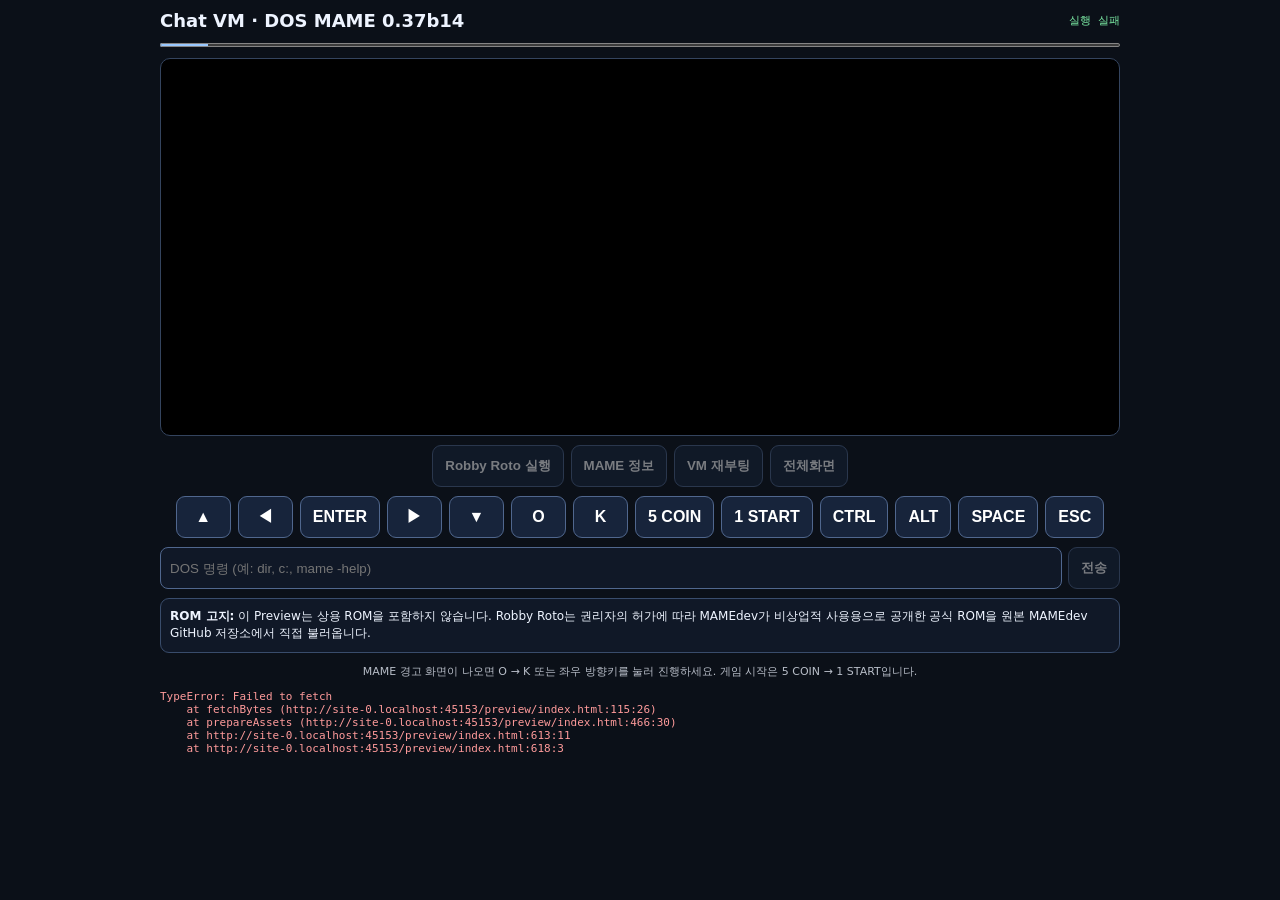
<file: preview/index.html>
<!doctype html>
<html lang="ko">
<head>
<meta charset="utf-8">
<meta name="viewport" content="width=device-width,initial-scale=1,maximum-scale=1,user-scalable=no">
<title>Chat VM · DOS MAME</title>
<style>
:root{color-scheme:dark;font-family:system-ui,-apple-system,BlinkMacSystemFont,"Segoe UI",sans-serif}
*{box-sizing:border-box}
body{margin:0;padding:10px;background:#0b1018;color:#eef4ff}
main{max-width:960px;margin:auto}
header{display:flex;justify-content:space-between;align-items:center;gap:10px;margin-bottom:8px}
h1{margin:0;font-size:18px}
#status{font:11px ui-monospace,SFMono-Regular,Consolas,monospace;color:#7ef0a8;text-align:right}
progress{width:100%;height:8px;margin-bottom:8px}
.vm{padding:8px;background:#000;border:1px solid #34445e;border-radius:10px;overflow:auto}
#screen_container{min-height:360px;display:grid;place-items:center;outline:none}
#screen_container>div{white-space:pre;font:14px/14px ui-monospace,SFMono-Regular,Consolas,monospace;color:#ddd}
#screen_container canvas{display:none;max-width:100%;height:auto;image-rendering:pixelated}
.row,.pad{display:flex;justify-content:center;flex-wrap:wrap;gap:7px;margin-top:9px}
button{min-height:42px;padding:7px 12px;border:1px solid #50678e;border-radius:9px;background:#17243b;color:#fff;font-weight:750;touch-action:manipulation}
button:active{background:#36547f}
button:disabled{opacity:.45}
.pad button{min-width:55px;font-size:16px}
.cmd{display:flex;gap:6px;margin-top:9px}
.cmd input{flex:1;min-width:0;padding:9px;background:#101827;color:#fff;border:1px solid #50678e;border-radius:8px}
.notice{margin-top:9px;padding:9px;border:1px solid #394c6b;border-radius:9px;background:#101827;font-size:12px;line-height:1.45}
.small{font-size:11px;opacity:.76;text-align:center}
#error{white-space:pre-wrap;color:#ff9b9b;font:11px ui-monospace,SFMono-Regular,Consolas,monospace;max-height:180px;overflow:auto}
</style>
</head>
<body>
<main>
<header>
  <h1>Chat VM · DOS MAME 0.37b14</h1>
  <span id="status">초기화 중…</span>
</header>

<progress id="progress" max="100" value="0"></progress>

<section class="vm">
  <div id="screen_container" tabindex="0">
    <div></div>
    <canvas></canvas>
  </div>
</section>

<div class="row">
  <button id="run" disabled>Robby Roto 실행</button>
  <button id="info" disabled>MAME 정보</button>
  <button id="reboot" disabled>VM 재부팅</button>
  <button id="full" disabled>전체화면</button>
</div>

<div class="pad">
  <button data-key="up">▲</button>
  <button data-key="left">◀</button>
  <button data-key="enter">ENTER</button>
  <button data-key="right">▶</button>
  <button data-key="down">▼</button>

  <button data-key="o">O</button>
  <button data-key="k">K</button>
  <button data-key="5">5 COIN</button>
  <button data-key="1">1 START</button>
  <button data-key="ctrl">CTRL</button>
  <button data-key="alt">ALT</button>
  <button data-key="space">SPACE</button>
  <button data-key="esc">ESC</button>
</div>

<div class="cmd">
  <input id="command" placeholder="DOS 명령 (예: dir, c:, mame -help)" disabled>
  <button id="send" disabled>전송</button>
</div>

<div class="notice">
  <strong>ROM 고지:</strong> 이 Preview는 상용 ROM을 포함하지 않습니다. Robby Roto는 권리자의 허가에 따라 MAMEdev가 비상업적 사용용으로 공개한 공식 ROM을 원본 MAMEdev GitHub 저장소에서 직접 불러옵니다.
</div>

<p class="small">MAME 경고 화면이 나오면 O → K 또는 좌우 방향키를 눌러 진행하세요. 게임 시작은 5 COIN → 1 START입니다.</p>
<pre id="error"></pre>
</main>

<script>
"use strict";

const ASSETS = {
  v86: "https://raw.githubusercontent.com/ssyberlover-ai/chat-vm-mame-runtime/main/runtime/v86_all.js",
  mame: "https://raw.githubusercontent.com/ssyberlover-ai/chat-vm-mame-runtime/main/mame/m37b14b.zip",
  bios: "https://raw.githubusercontent.com/copy/v86/2f1346b0e7d88d4cbbbcc05fe15b4e369c3de23f/bios/seabios.bin",
  vga: "https://raw.githubusercontent.com/copy/v86/2f1346b0e7d88d4cbbbcc05fe15b4e369c3de23f/bios/vgabios.bin",
  freedos: "https://raw.githubusercontent.com/copy/images/master/freedos722.img",
  robbyApi: "https://api.github.com/repos/mamedev/www.mamedev.org/contents/roms/robby/robby.zip"
};

const $ = selector => document.querySelector(selector);
const statusNode = $("#status");
const progressNode = $("#progress");
const errorNode = $("#error");

function setStatus(text) {
  statusNode.textContent = text;
}

function showError(error) {
  console.error(error);
  setStatus("실행 실패");
  errorNode.textContent = error?.stack || String(error);
}

async function fetchBytes(url, label) {
  setStatus(`${label} 다운로드…`);

  const response = await fetch(url, {
    cache: "no-store",
    redirect: "follow"
  });

  if (!response.ok) {
    throw new Error(`${label}: HTTP ${response.status}\n${url}`);
  }

  const bytes = new Uint8Array(await response.arrayBuffer());

  if (!bytes.length) {
    throw new Error(`${label}: 빈 응답`);
  }

  return bytes;
}

async function fetchGitHubContent(url, label) {
  setStatus(`${label} 다운로드…`);

  const response = await fetch(url, {
    headers: { Accept: "application/vnd.github+json" },
    cache: "no-store"
  });

  if (!response.ok) {
    throw new Error(`${label}: GitHub API HTTP ${response.status}`);
  }

  const payload = await response.json();

  if (payload.encoding !== "base64" || !payload.content) {
    throw new Error(`${label}: Base64 콘텐츠 없음`);
  }

  const clean = payload.content.replace(/\s/g, "");
  return Uint8Array.from(atob(clean), character => character.charCodeAt(0));
}

async function installV86(sourceBytes) {
  setStatus("v86 런타임 설치 중…");

  const source = new TextDecoder().decode(sourceBytes);
  const scriptUrl = URL.createObjectURL(
    new Blob([source], { type: "text/javascript" })
  );

  try {
    await new Promise((resolve, reject) => {
      const script = document.createElement("script");
      script.src = scriptUrl;
      script.onload = resolve;
      script.onerror = () => reject(new Error("v86_all.js 실행 실패"));
      document.head.appendChild(script);
    });
  } finally {
    URL.revokeObjectURL(scriptUrl);
  }

  if (typeof window.V86Starter !== "function") {
    throw new Error("V86Starter가 등록되지 않았습니다.");
  }
}

async function inflate(bytes, format) {
  const stream = new Blob([bytes])
    .stream()
    .pipeThrough(new DecompressionStream(format));

  return new Uint8Array(await new Response(stream).arrayBuffer());
}

async function readZip(zipBytes) {
  const view = new DataView(
    zipBytes.buffer,
    zipBytes.byteOffset,
    zipBytes.byteLength
  );

  const decoder = new TextDecoder();
  let eocd = -1;

  for (
    let offset = zipBytes.length - 22;
    offset >= Math.max(0, zipBytes.length - 65557);
    offset -= 1
  ) {
    if (view.getUint32(offset, true) === 0x06054b50) {
      eocd = offset;
      break;
    }
  }

  if (eocd < 0) {
    throw new Error("MAME ZIP 종료 레코드를 찾지 못했습니다.");
  }

  const count = view.getUint16(eocd + 10, true);
  let central = view.getUint32(eocd + 16, true);
  const files = [];

  for (let index = 0; index < count; index += 1) {
    if (view.getUint32(central, true) !== 0x02014b50) {
      throw new Error("MAME ZIP 중앙 디렉터리가 손상됐습니다.");
    }

    const method = view.getUint16(central + 10, true);
    const compressedSize = view.getUint32(central + 20, true);
    const uncompressedSize = view.getUint32(central + 24, true);
    const nameLength = view.getUint16(central + 28, true);
    const extraLength = view.getUint16(central + 30, true);
    const commentLength = view.getUint16(central + 32, true);
    const localOffset = view.getUint32(central + 42, true);

    const name = decoder.decode(
      zipBytes.subarray(central + 46, central + 46 + nameLength)
    );

    if (!name.endsWith("/")) {
      if (view.getUint32(localOffset, true) !== 0x04034b50) {
        throw new Error(`잘못된 ZIP 로컬 헤더: ${name}`);
      }

      const localNameLength = view.getUint16(localOffset + 26, true);
      const localExtraLength = view.getUint16(localOffset + 28, true);
      const dataStart = localOffset + 30 + localNameLength + localExtraLength;
      const compressed = zipBytes.slice(dataStart, dataStart + compressedSize);

      let data;

      if (method === 0) {
        data = compressed;
      } else if (method === 8) {
        data = await inflate(compressed, "deflate-raw");
      } else {
        throw new Error(`지원하지 않는 ZIP 압축 방식 ${method}: ${name}`);
      }

      if (data.length !== uncompressedSize) {
        throw new Error(`ZIP 크기 불일치: ${name}`);
      }

      files.push({ name, data });
    }

    central += 46 + nameLength + extraLength + commentLength;
  }

  return files;
}

function put16(bytes, offset, value) {
  bytes[offset] = value & 0xff;
  bytes[offset + 1] = (value >>> 8) & 0xff;
}

function put32(bytes, offset, value) {
  put16(bytes, offset, value & 0xffff);
  put16(bytes, offset + 2, Math.floor(value / 65536));
}

function putAscii(bytes, offset, text, length) {
  for (let index = 0; index < length; index += 1) {
    bytes[offset + index] = index < text.length
      ? text.charCodeAt(index) & 0xff
      : 0x20;
  }
}

function dos83(name, used) {
  const filename = name.replace(/^.*[\\/]/, "").toUpperCase();
  const dot = filename.lastIndexOf(".");
  const invalid = /[^A-Z0-9_$~!#%&'()@^`{}-]/g;

  const base = (dot > 0 ? filename.slice(0, dot) : filename)
    .replace(invalid, "_") || "FILE";

  const extension = (dot > 0 ? filename.slice(dot + 1) : "")
    .replace(invalid, "_")
    .slice(0, 3);

  for (let suffixIndex = 0; suffixIndex < 1000; suffixIndex += 1) {
    const suffix = suffixIndex ? `~${suffixIndex}` : "";
    const stem = (base.slice(0, 8 - suffix.length) + suffix).slice(0, 8);
    const key = stem.padEnd(8) + extension.padEnd(3);

    if (!used.has(key)) {
      used.add(key);
      return { stem, extension };
    }
  }

  throw new Error(`8.3 이름 충돌: ${name}`);
}

function makeFat16Disk(rootFiles, romFiles) {
  const bytesPerSector = 512;
  const sectorsPerCluster = 4;
  const partitionStart = 63;
  const totalSectors = 64 * 2048;
  const partitionSectors = totalSectors - partitionStart;
  const rootEntryCount = 512;
  const rootSectors = Math.ceil(rootEntryCount * 32 / bytesPerSector);
  const reservedSectors = 1;
  const fatCount = 2;

  let fatSectors = 1;
  let clusterCount = 0;

  for (let iteration = 0; iteration < 10; iteration += 1) {
    clusterCount = Math.floor(
      (partitionSectors - reservedSectors - fatCount * fatSectors - rootSectors) /
      sectorsPerCluster
    );

    fatSectors = Math.ceil((clusterCount + 2) * 2 / bytesPerSector);
  }

  const disk = new Uint8Array(totalSectors * bytesPerSector);
  const partitionEntry = 446;

  disk[partitionEntry] = 0x00;
  disk[partitionEntry + 1] = 0x01;
  disk[partitionEntry + 2] = 0x01;
  disk[partitionEntry + 3] = 0x00;
  disk[partitionEntry + 4] = 0x06;
  disk[partitionEntry + 5] = 0xfe;
  disk[partitionEntry + 6] = 0xff;
  disk[partitionEntry + 7] = 0xff;
  put32(disk, partitionEntry + 8, partitionStart);
  put32(disk, partitionEntry + 12, partitionSectors);
  disk[510] = 0x55;
  disk[511] = 0xaa;

  const boot = partitionStart * bytesPerSector;
  disk.set([0xeb, 0x3c, 0x90], boot);
  putAscii(disk, boot + 3, "MSDOS5.0", 8);
  put16(disk, boot + 11, bytesPerSector);
  disk[boot + 13] = sectorsPerCluster;
  put16(disk, boot + 14, reservedSectors);
  disk[boot + 16] = fatCount;
  put16(disk, boot + 17, rootEntryCount);
  put16(disk, boot + 19, 0);
  disk[boot + 21] = 0xf8;
  put16(disk, boot + 22, fatSectors);
  put16(disk, boot + 24, 63);
  put16(disk, boot + 26, 16);
  put32(disk, boot + 28, partitionStart);
  put32(disk, boot + 32, partitionSectors);
  disk[boot + 36] = 0x80;
  disk[boot + 38] = 0x29;
  put32(disk, boot + 39, 0x4d414d45);
  putAscii(disk, boot + 43, "CHAT MAME  ", 11);
  putAscii(disk, boot + 54, "FAT16   ", 8);
  disk[boot + 510] = 0x55;
  disk[boot + 511] = 0xaa;

  const fatStart = partitionStart + reservedSectors;
  const rootStart = fatStart + fatCount * fatSectors;
  const dataStart = rootStart + rootSectors;
  const fat = new Uint16Array(fatSectors * bytesPerSector / 2);
  fat[0] = 0xfff8;
  fat[1] = 0xffff;

  let nextCluster = 2;
  const clusterBytes = sectorsPerCluster * bytesPerSector;

  function allocate(length) {
    const count = Math.max(1, Math.ceil(length / clusterBytes));
    const first = nextCluster;

    for (let index = 0; index < count; index += 1) {
      fat[nextCluster] = index === count - 1 ? 0xffff : nextCluster + 1;
      nextCluster += 1;
    }

    if (nextCluster > clusterCount + 2) {
      throw new Error("FAT16 디스크 용량이 부족합니다.");
    }

    return { first, count };
  }

  const clusterOffset = cluster =>
    (dataStart + (cluster - 2) * sectorsPerCluster) * bytesPerSector;

  const usedRoot = new Set();
  const usedRom = new Set();

  const rootEntries = rootFiles.map(file => ({
    ...file,
    ...dos83(file.name, usedRoot),
    allocation: allocate(file.data.length)
  }));

  const romDirectory = allocate(clusterBytes);

  const romEntries = romFiles.map(file => ({
    ...file,
    ...dos83(file.name, usedRom),
    allocation: allocate(file.data.length)
  }));

  function writeEntry(offset, name, attribute, firstCluster, size) {
    putAscii(disk, offset, name.stem, 8);
    putAscii(disk, offset + 8, name.extension || "", 3);
    disk[offset + 11] = attribute;
    put16(disk, offset + 26, firstCluster);
    put32(disk, offset + 28, size);
  }

  let rootOffset = rootStart * bytesPerSector;
  writeEntry(rootOffset, { stem: "ROMS", extension: "" }, 0x10, romDirectory.first, 0);
  rootOffset += 32;

  for (const file of rootEntries) {
    writeEntry(rootOffset, file, 0x20, file.allocation.first, file.data.length);
    rootOffset += 32;
    disk.set(file.data, clusterOffset(file.allocation.first));
  }

  let romOffset = clusterOffset(romDirectory.first);
  writeEntry(romOffset, { stem: ".", extension: "" }, 0x10, romDirectory.first, 0);
  writeEntry(romOffset + 32, { stem: "..", extension: "" }, 0x10, 0, 0);
  romOffset += 64;

  for (const file of romEntries) {
    writeEntry(romOffset, file, 0x20, file.allocation.first, file.data.length);
    romOffset += 32;
    disk.set(file.data, clusterOffset(file.allocation.first));
  }

  const fatBytes = new Uint8Array(fat.buffer);

  for (let fatIndex = 0; fatIndex < fatCount; fatIndex += 1) {
    disk.set(
      fatBytes.subarray(0, fatSectors * bytesPerSector),
      (fatStart + fatIndex * fatSectors) * bytesPerSector
    );
  }

  return disk;
}

let emulator = null;
let prepared = null;

async function prepareAssets() {
  progressNode.value = 5;

  const runtimeBytes = await fetchBytes(ASSETS.v86, "v86 런타임");
  await installV86(runtimeBytes);
  progressNode.value = 20;

  const [mameZip, bios, vga, freedos, robby] = await Promise.all([
    fetchBytes(ASSETS.mame, "DOS MAME"),
    fetchBytes(ASSETS.bios, "SeaBIOS"),
    fetchBytes(ASSETS.vga, "VGA BIOS"),
    fetchBytes(ASSETS.freedos, "FreeDOS"),
    fetchGitHubContent(ASSETS.robbyApi, "Robby Roto ROM")
  ]);

  progressNode.value = 55;
  setStatus("MAME 아카이브 해제 중…");

  const allFiles = await readZip(mameZip);
  const mameFiles = allFiles
    .filter(file => /\.(exe|com|cfg|dat|txt)$/i.test(file.name))
    .map(file => ({ name: file.name.replace(/^.*[\\/]/, ""), data: file.data }));

  if (!mameFiles.some(file => /^mame\.exe$/i.test(file.name))) {
    throw new Error("검증된 아카이브에서 MAME.EXE를 찾지 못했습니다.");
  }

  prepared = {
    bios,
    vga,
    freedos,
    disk: makeFat16Disk(mameFiles, [{ name: "robby.zip", data: robby }])
  };

  progressNode.value = 75;
}

async function bootVm() {
  if (!prepared) {
    throw new Error("VM 자산이 아직 준비되지 않았습니다.");
  }

  if (emulator) {
    try {
      await emulator.stop();
      emulator.destroy();
    } catch {
      // 이전 인스턴스 정리 실패는 새 부팅을 막지 않습니다.
    }
  }

  errorNode.textContent = "";
  setStatus("FreeDOS VM 부팅 중…");

  emulator = new V86Starter({
    memory_size: 128 * 1024 * 1024,
    vga_memory_size: 8 * 1024 * 1024,
    screen_container: $("#screen_container"),
    bios: { buffer: prepared.bios.buffer },
    vga_bios: { buffer: prepared.vga.buffer },
    fda: { buffer: prepared.freedos.buffer },
    hda: { buffer: prepared.disk.buffer },
    boot_order: 0x321,
    autostart: true,
    disable_mouse: true,
    disable_speaker: true
  });

  window.mameVm = emulator;

  emulator.add_listener("emulator-ready", () => {
    setStatus("VM 실행 중 · FreeDOS 부팅 대기");
  });

  const markReady = () => {
    setStatus("FreeDOS 준비 예상 · Robby Roto 실행 가능");
    progressNode.value = 100;
    setTimeout(() => { progressNode.style.display = "none"; }, 500);

    ["#run", "#info", "#reboot", "#full", "#command", "#send"]
      .forEach(selector => { $(selector).disabled = false; });
  };

  if (typeof emulator.wait_until_vga_screen_contains === "function") {
    emulator.wait_until_vga_screen_contains("A:\\>")
      .then(markReady)
      .catch(() => setTimeout(markReady, 15000));
  } else {
    setTimeout(markReady, 15000);
  }

  $("#screen_container").focus();
}

function typeText(text) {
  if (!emulator) return;
  emulator.keyboard_send_text(text, 20);
  $("#screen_container").focus();
}

$("#run").onclick = () => {
  typeText("C:\nMAME.EXE ROBBY -ROMPATH C:\\ROMS -SOUNDCARD 0\n");
  setStatus("Robby Roto 실행 명령 전송");
};

$("#info").onclick = () => {
  typeText("C:\nMAME.EXE -HELP\n");
};

$("#reboot").onclick = () => bootVm().catch(showError);
$("#full").onclick = () => emulator?.screen_go_fullscreen();

$("#send").onclick = () => {
  typeText($("#command").value + "\n");
  $("#command").value = "";
};

$("#command").onkeydown = event => {
  if (event.key === "Enter") {
    event.preventDefault();
    $("#send").click();
  }
};

const scanCodes = {
  up: [0xe0, 0x48, 0xe0, 0xc8],
  down: [0xe0, 0x50, 0xe0, 0xd0],
  left: [0xe0, 0x4b, 0xe0, 0xcb],
  right: [0xe0, 0x4d, 0xe0, 0xcd],
  enter: [0x1c, 0x9c],
  esc: [0x01, 0x81],
  ctrl: [0x1d, 0x9d],
  alt: [0x38, 0xb8],
  space: [0x39, 0xb9],
  "1": [0x02, 0x82],
  "5": [0x06, 0x86],
  o: [0x18, 0x98],
  k: [0x25, 0xa5]
};

for (const button of document.querySelectorAll("[data-key]")) {
  button.onpointerdown = event => {
    event.preventDefault();
    emulator?.keyboard_send_scancodes(scanCodes[button.dataset.key], 15);
    $("#screen_container").focus();
  };
}

(async () => {
  try {
    await prepareAssets();
    await bootVm();
  } catch (error) {
    showError(error);
  }
})();
</script>
</body>
</html>
</file>
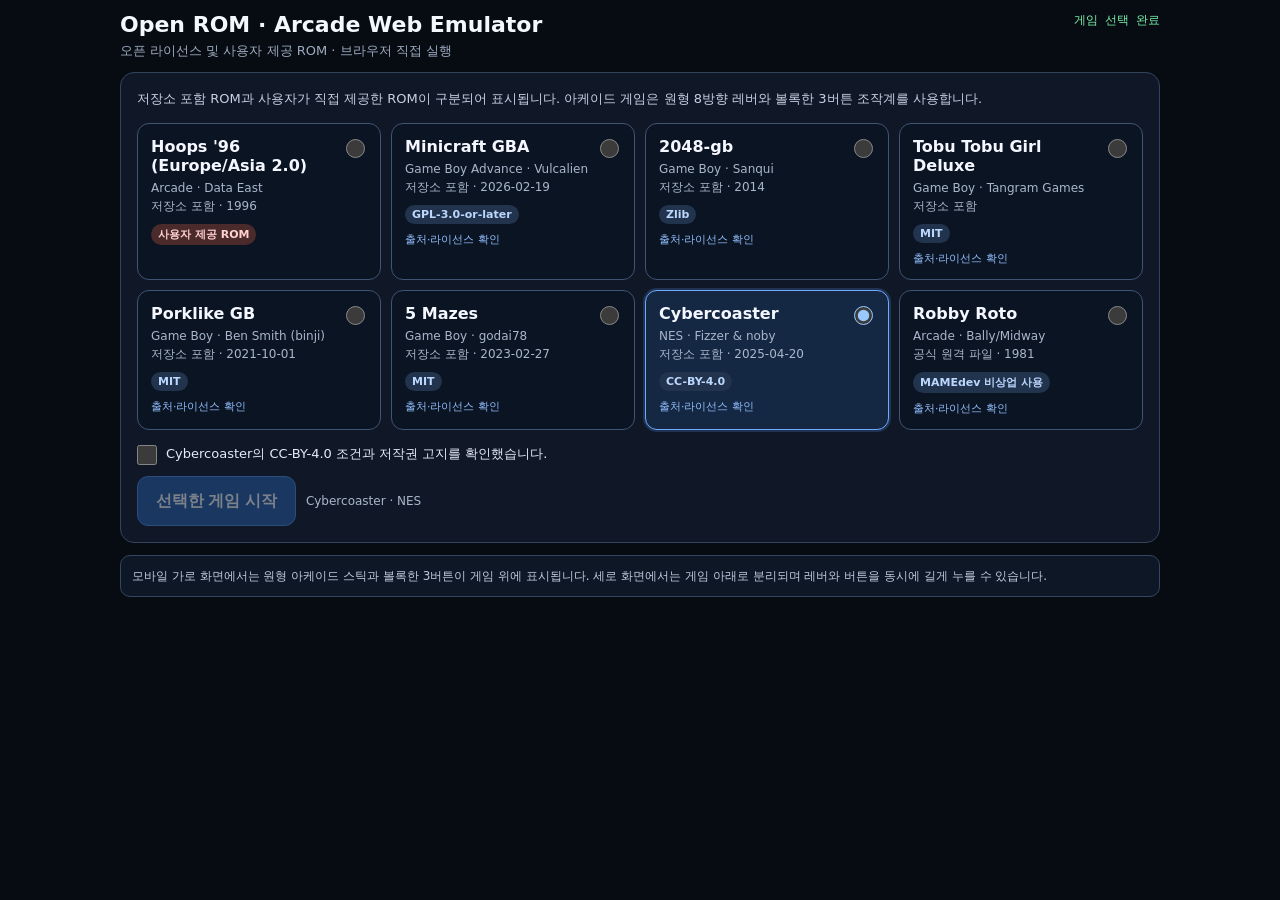
<file: site/index.html>
<!doctype html>
<html lang="ko">
<head>
  <meta charset="utf-8">
  <meta name="viewport" content="width=device-width,initial-scale=1,maximum-scale=1,user-scalable=no,viewport-fit=cover">
  <meta name="theme-color" content="#070b12">
  <title>Open ROM · Arcade Web Emulator</title>
  <link rel="stylesheet" href="./styles.css?v=arcade-stick-1">
  <!-- EmulatorJS loader: https://cdn.emulatorjs.org/4.2.3/data/loader.js -->
  <!-- ROM catalog: ./roms/manifest.json -->
</head>
<body>
<main>
  <header>
    <div>
      <h1>Open ROM · Arcade Web Emulator</h1>
      <p>오픈 라이선스 및 사용자 제공 ROM · 브라우저 직접 실행</p>
    </div>
    <div id="status" role="status">카탈로그 불러오는 중…</div>
  </header>

  <section id="preflight">
    <p class="intro">
      저장소 포함 ROM과 사용자가 직접 제공한 ROM이 구분되어 표시됩니다.
      아케이드 게임은 원형 8방향 레버와 볼록한 3버튼 조작계를 사용합니다.
    </p>
    <div id="catalog" role="radiogroup" aria-label="실행할 게임 선택"></div>
    <label class="agree">
      <input id="agree" type="checkbox">
      <span id="agree-text">선택한 게임의 라이선스와 이용 조건을 확인했습니다.</span>
    </label>
    <div class="actions">
      <button id="launch" type="button" disabled>선택한 게임 시작</button>
      <span id="selection"></span>
    </div>
  </section>

  <section id="game-shell" hidden aria-label="게임 에뮬레이터">
    <div id="game"></div>
    <section id="touch-controls" aria-label="모바일 게임 컨트롤러">
      <div class="touch-layout">
        <div id="direction-control" class="control-surface" aria-label="방향 조작"></div>
        <div id="system-pad" class="system-pad" aria-label="시스템 버튼"></div>
        <div id="action-pad" class="action-pad" aria-label="액션 버튼"></div>
      </div>
    </section>
  </section>

  <aside class="notice">
    모바일 가로 화면에서는 원형 아케이드 스틱과 볼록한 3버튼이 게임 위에 표시됩니다.
    세로 화면에서는 게임 아래로 분리되며 레버와 버튼을 동시에 길게 누를 수 있습니다.
  </aside>
  <pre id="error" aria-live="polite"></pre>
</main>
<script src="./app.js?v=arcade-stick-1"></script>
</body>
</html>
</file>
<file: site/styles.css>
:root {
  color-scheme: dark;
  font-family: system-ui, -apple-system, BlinkMacSystemFont, "Segoe UI", sans-serif;
  background: #070b12;
  color: #f4f7ff;
}
* { box-sizing: border-box; }
[hidden] { display: none !important; }
html, body { margin: 0; min-height: 100%; background: #070b12; }
body {
  padding: max(12px, env(safe-area-inset-top)) max(12px, env(safe-area-inset-right)) max(14px, env(safe-area-inset-bottom)) max(12px, env(safe-area-inset-left));
  overscroll-behavior: none;
}
main { width: min(100%, 1040px); margin: auto; }
header { display: flex; justify-content: space-between; align-items: flex-start; gap: 14px; margin-bottom: 12px; }
h1 { margin: 0; font-size: 22px; line-height: 1.15; }
header p { margin: 5px 0 0; color: #9eabc1; font-size: 13px; }
#status { max-width: 45%; font: 12px/1.35 ui-monospace, SFMono-Regular, Consolas, monospace; color: #78efaa; text-align: right; }
#preflight { padding: 16px; border: 1px solid #33445e; border-radius: 14px; background: #101827; }
.intro { margin: 0 0 14px; font-size: 13px; line-height: 1.55; color: #c8d1e2; }
#catalog { display: grid; grid-template-columns: repeat(auto-fit, minmax(210px, 1fr)); gap: 10px; }
.game-card { display: block; position: relative; padding: 13px; border: 1px solid #405474; border-radius: 12px; background: #0b1422; cursor: pointer; min-height: 132px; }
.game-card:has(input:checked) { border-color: #70aaff; background: #142743; box-shadow: 0 0 0 2px rgba(84,145,235,.22); }
.game-card input { position: absolute; top: 12px; right: 12px; width: 19px; height: 19px; }
.game-title { display: block; padding-right: 30px; font-size: 16px; font-weight: 850; }
.game-meta { display: block; margin-top: 5px; color: #a9b7cb; font-size: 12px; line-height: 1.45; }
.game-license { display: inline-block; margin-top: 9px; padding: 3px 7px; border-radius: 999px; background: #21334d; color: #bcd8ff; font-size: 11px; font-weight: 750; }
.game-license.user { background: #4a2a2a; color: #ffd1d1; }
.game-source { display: block; margin-top: 8px; color: #92bfff; font-size: 11px; text-decoration: none; width: max-content; max-width: 100%; }
.game-source:hover { text-decoration: underline; }
.agree { display: flex; align-items: flex-start; gap: 9px; margin: 15px 0 11px; font-size: 13px; line-height: 1.45; color: #e5ebf7; }
.agree input { width: 20px; height: 20px; margin: 0; flex: none; }
.actions { display: flex; flex-wrap: wrap; align-items: center; gap: 10px; }
button { min-height: 50px; padding: 11px 18px; border: 1px solid #4c8ee8; border-radius: 11px; background: #245da8; color: #fff; font-size: 16px; font-weight: 800; touch-action: manipulation; -webkit-tap-highlight-color: transparent; }
button:disabled { opacity: .45; }
#selection { color: #a9b7cb; font-size: 12px; }
#game-shell { position: relative; margin-top: 12px; padding: 7px; border: 1px solid #34445e; border-radius: 14px; background: #000; overflow: hidden; }
#game { width: 100%; height: min(82dvh, 800px); min-height: 520px; background: #000; overflow: hidden; touch-action: none; }
#game canvas { image-rendering: pixelated; }
.notice { margin-top: 12px; padding: 11px; border: 1px solid #354760; border-radius: 10px; background: #0e1726; font-size: 12px; line-height: 1.5; color: #bec9dc; }
#error { white-space: pre-wrap; color: #ff9b9b; font: 12px/1.45 ui-monospace, SFMono-Regular, Consolas, monospace; }
body.running #preflight { display: none; }

#touch-controls { display: none; touch-action: none; user-select: none; -webkit-user-select: none; -webkit-touch-callout: none; }
body.touch-ui #touch-controls { display: block; }
.touch-layout { display: grid; grid-template-columns: minmax(0, 1fr) auto minmax(0, 1fr); align-items: end; gap: 12px; }
.control-surface { touch-action: none; }

.arcade-stick {
  --stick-x: 0px;
  --stick-y: 0px;
  position: relative;
  aspect-ratio: 1;
  width: min(42vw, 205px);
  border-radius: 50%;
  border: 2px solid rgba(180, 203, 235, .5);
  background: radial-gradient(circle at 48% 42%, rgba(71, 89, 116, .78) 0 36%, rgba(16, 25, 40, .94) 68%, rgba(3, 7, 13, .98) 100%);
  box-shadow: inset 0 7px 18px rgba(255,255,255,.12), inset 0 -14px 24px rgba(0,0,0,.72), 0 10px 24px rgba(0,0,0,.48);
  pointer-events: auto;
  touch-action: none;
}
.arcade-stick::before {
  content: "";
  position: absolute;
  inset: 13%;
  clip-path: polygon(29% 0, 71% 0, 100% 29%, 100% 71%, 71% 100%, 29% 100%, 0 71%, 0 29%);
  background: linear-gradient(145deg, rgba(109,130,163,.42), rgba(10,18,30,.72));
  box-shadow: inset 0 0 0 2px rgba(196,215,244,.2), inset 0 0 22px rgba(0,0,0,.65);
}
.arcade-stick::after {
  content: "8 WAY";
  position: absolute;
  left: 50%;
  bottom: 5%;
  transform: translateX(-50%);
  font: 700 9px/1 ui-monospace, SFMono-Regular, Consolas, monospace;
  letter-spacing: .16em;
  color: rgba(208,220,239,.5);
  pointer-events: none;
}
.stick-cross {
  position: absolute;
  inset: 24%;
  border-radius: 50%;
  background: linear-gradient(90deg, transparent 47%, rgba(216,228,246,.13) 48% 52%, transparent 53%), linear-gradient(transparent 47%, rgba(216,228,246,.13) 48% 52%, transparent 53%);
  pointer-events: none;
}
.stick-knob {
  position: absolute;
  z-index: 3;
  left: 50%;
  top: 50%;
  width: 39%;
  aspect-ratio: 1;
  border-radius: 50%;
  transform: translate(calc(-50% + var(--stick-x)), calc(-50% + var(--stick-y)));
  background: radial-gradient(circle at 34% 27%, #ffd0c9 0 7%, #ee695c 13%, #c72f29 40%, #74100f 74%, #260404 100%);
  border: 3px solid rgba(255,190,184,.34);
  box-shadow: inset 0 7px 9px rgba(255,255,255,.3), inset 0 -12px 16px rgba(50,0,0,.55), 0 7px 0 #3d0808, 0 13px 22px rgba(0,0,0,.64);
  will-change: transform;
  pointer-events: none;
}
.arcade-stick.is-pressed .stick-knob { filter: saturate(1.14); }

.console-dpad { display: grid; grid-template-columns: repeat(3, 1fr); grid-template-rows: repeat(3, 1fr); aspect-ratio: 1; width: min(42vw, 205px); gap: 4px; }
.dpad-center { border: 0; background: rgba(17,28,45,.45); pointer-events: none; }
.pad-key { display: flex; align-items: center; justify-content: center; min-width: 0; min-height: 0; padding: 0; border: 1px solid rgba(197,216,247,.42); background: rgba(18,31,51,.78); color: #fff; box-shadow: none; touch-action: none; }
.pad-key.is-pressed { background: rgba(73,137,224,.92); transform: scale(.96); }
.console-dpad .pad-key { border-radius: 14px; font-size: clamp(20px, 6vw, 31px); }

.action-pad { display: grid; align-items: center; justify-items: center; gap: 8px; width: min(42vw, 220px); }
.action-pad.console { grid-template-columns: repeat(2, 1fr); grid-template-rows: auto auto; }
.action-pad.console .pad-key { width: clamp(64px,17vw,86px); height: clamp(64px,17vw,86px); border-radius: 50%; font-size: 18px; }
.action-pad .shoulder { width: 100%; height: 46px; border-radius: 15px; font-size: 14px; }
.action-pad.arcade { position: relative; display: block; aspect-ratio: 1.16; width: min(43vw, 230px); filter: drop-shadow(0 12px 15px rgba(0,0,0,.34)); }
.action-pad.arcade .pad-key {
  position: absolute;
  width: clamp(70px,18vw,92px);
  height: clamp(70px,18vw,92px);
  border-radius: 50%;
  border: 5px solid rgba(255,255,255,.22);
  font-size: 20px;
  font-weight: 950;
  letter-spacing: .04em;
  text-shadow: 0 2px 2px rgba(0,0,0,.45);
  box-shadow: inset 0 8px 9px rgba(255,255,255,.34), inset 0 -11px 13px rgba(0,0,0,.34), 0 7px 0 var(--button-rim), 0 12px 18px rgba(0,0,0,.48);
  background: radial-gradient(circle at 35% 27%, var(--button-highlight) 0 8%, var(--button-face) 22%, var(--button-dark) 78%, var(--button-rim) 100%);
  transition: transform .04s linear, box-shadow .04s linear, filter .04s linear;
}
.action-pad.arcade .pad-key.is-pressed {
  transform: translateY(5px) scale(.98);
  box-shadow: inset 0 5px 9px rgba(255,255,255,.2), inset 0 -7px 10px rgba(0,0,0,.38), 0 2px 0 var(--button-rim), 0 5px 10px rgba(0,0,0,.42);
  filter: saturate(1.2) brightness(.95);
}
.action-pad.arcade .action-1 { --button-highlight: #ffc4bb; --button-face: #e94e42; --button-dark: #a61917; --button-rim: #4f0909; left: 0; bottom: 2%; }
.action-pad.arcade .action-2 { --button-highlight: #fff0a6; --button-face: #f3ca35; --button-dark: #ad7604; --button-rim: #5c3700; left: 38%; top: 0; }
.action-pad.arcade .action-3 { --button-highlight: #c4ddff; --button-face: #4b8ee9; --button-dark: #1853a4; --button-rim: #082a61; right: 0; bottom: 13%; }

.system-pad { display: flex; flex-direction: column; align-items: center; gap: 7px; padding-bottom: 3px; }
.system-pad .pad-key { width: 76px; height: 42px; border-radius: 999px; font-size: 12px; letter-spacing: .02em; }
.system-pad .test-key { border-color: rgba(255,190,106,.68); background: rgba(99,58,18,.8); }
.control-hint { display: block; font-size: 9px; font-weight: 600; opacity: .7; }

@media (max-width: 600px) and (orientation: portrait) {
  body.running { padding: 0; }
  body.running main { width: 100%; }
  body.running header { padding: max(8px,env(safe-area-inset-top)) 10px 0; margin: 0; position: relative; z-index: 3; background: #070b12; }
  body.running header p { display: none; }
  body.running h1 { font-size: 15px; }
  body.running #status { font-size: 10px; }
  #catalog { grid-template-columns: 1fr 1fr; }
  .game-card { min-height: 145px; padding: 11px; }
  .game-title { font-size: 14px; }
  body.touch-ui #game-shell { display: grid; grid-template-rows: minmax(300px,56dvh) auto; margin: 6px 0 0; padding: 0; border: 0; border-radius: 0; overflow: visible; }
  body.touch-ui #game { height: 56dvh; min-height: 300px; }
  body.touch-ui #touch-controls { position: relative; padding: 12px max(10px,env(safe-area-inset-right)) max(14px,env(safe-area-inset-bottom)) max(10px,env(safe-area-inset-left)); background: #0b1320; border-top: 1px solid #2f405b; }
  body.touch-ui .touch-layout { min-height: 290px; grid-template-columns: minmax(0,1fr) minmax(0,1fr); grid-template-rows: auto auto; gap: 10px; align-items: center; }
  body.touch-ui #direction-control { grid-column: 1; grid-row: 1; width: min(40vw,172px); justify-self: start; }
  body.touch-ui .action-pad { grid-column: 2; grid-row: 1; width: min(40vw,172px); justify-self: end; }
  body.touch-ui .action-pad.arcade .pad-key { width: clamp(58px,16vw,72px); height: clamp(58px,16vw,72px); }
  body.touch-ui .system-pad { grid-column: 1 / -1; grid-row: 2; flex-direction: row; justify-content: center; padding: 2px 0 0; }
  body.touch-ui .system-pad .pad-key { width: 72px; height: 40px; min-height: 40px; }
  .notice { font-size: 11px; margin: 0; border-radius: 0; }
}
@media (max-width: 420px) { #catalog { grid-template-columns: 1fr; } }
@media (orientation: landscape) and (max-height: 700px) {
  body { padding: 4px; }
  main { width: 100%; }
  header { position: absolute; z-index: 40; left: 12px; right: 12px; pointer-events: none; text-shadow: 0 1px 3px #000; }
  header p { display: none; }
  h1 { font-size: 15px; }
  #status { font-size: 10px; }
  #game-shell { margin: 0; padding: 0; border: 0; border-radius: 0; height: calc(100dvh - 8px); }
  #game { height: 100%; min-height: 0; }
  .notice { display: none; }
  body.touch-ui #touch-controls { position: absolute; z-index: 30; inset: 0; pointer-events: none; }
  body.touch-ui .touch-layout { position: absolute; inset: 0; grid-template-columns: minmax(155px,29vw) 1fr minmax(175px,31vw); align-items: end; padding: max(50px,env(safe-area-inset-top)) max(12px,env(safe-area-inset-right)) max(9px,env(safe-area-inset-bottom)) max(12px,env(safe-area-inset-left)); }
  body.touch-ui #direction-control, body.touch-ui #touch-controls .pad-key { pointer-events: auto; }
  #direction-control { width: min(29vw,43vh,190px); }
  .action-pad { width: min(31vw,46vh,210px); justify-self: end; }
  .action-pad.arcade .pad-key { width: clamp(58px,15vh,82px); height: clamp(58px,15vh,82px); }
  .system-pad { align-self: end; padding-bottom: 2px; }
  .system-pad .pad-key { width: 70px; height: 36px; min-height: 36px; }
}
</file>
